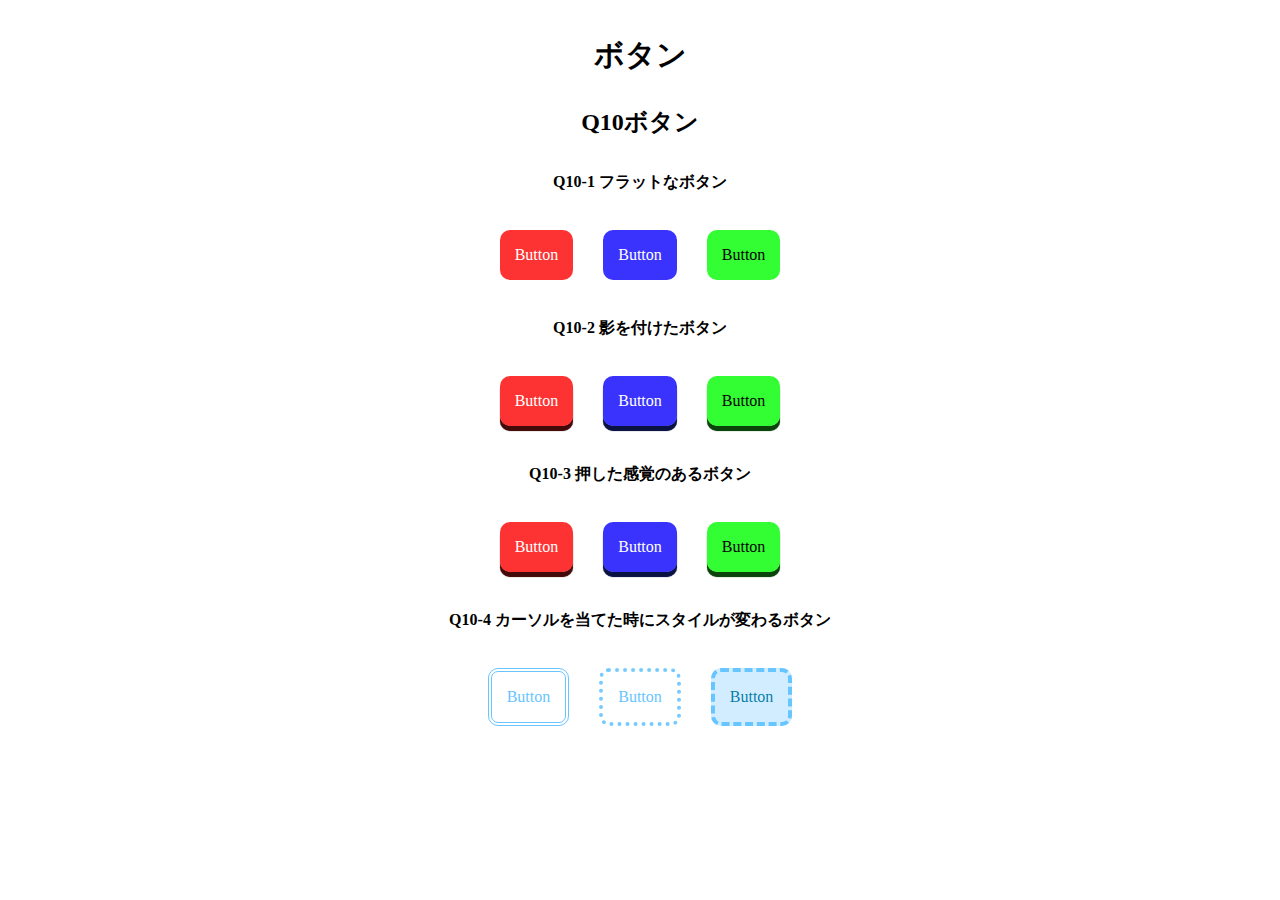
<file: q10/answer/index.html>
<!DOCTYPE html>
<html lang="ja">

<head>
  <meta charset="UTF-8">
  <meta name="viewport" content="width=device-width, initial-scale=1.0">
  <link rel="stylesheet" href="./css/reset.css">
  <link rel="stylesheet" href="./css/base.css">
  <link rel="stylesheet" href="./css/style.css">
  <title>LayoutParts-Q3</title>
</head>

<body>
  <h1 class="title">ボタン</h1>
  <h2 class="sub--title">Q10ボタン</h2>
  <div class="wrapper">
    <h3 class="question--title">Q10-1 フラットなボタン</h3>
    <div class="flex--center">
      <div class="btn btn--red">Button</div>
      <div class="btn btn--blue">Button</div>
      <div class="btn btn--green">Button</div>
    </div>
    <h3 class="question--title">Q10-2 影を付けたボタン</h3>
    <div class="flex--center">
      <div class="btn shadow--red">Button</div>
      <div class="btn shadow--blue">Button</div>
      <div class="btn shadow--green">Button</div>
    </div>
    <h3 class="question--title">Q10-3 押した感覚のあるボタン</h3>
    <div class="flex--center">
      <div class="btn active--red">Button</div>
      <div class="btn active--blue">Button</div>
      <div class="btn active--green">Button</div>
    </div>
    <h3 class="question--title">Q10-4 カーソルを当てた時にスタイルが変わるボタン</h3>
    <div class="flex--center">
      <div class="btn double--btn">Button</div>
      <div class="btn dotted--btn">Button</div>
      <div class="btn back--btn">Button</div>
    </div>
  </div>
</body>

</html>
</file>
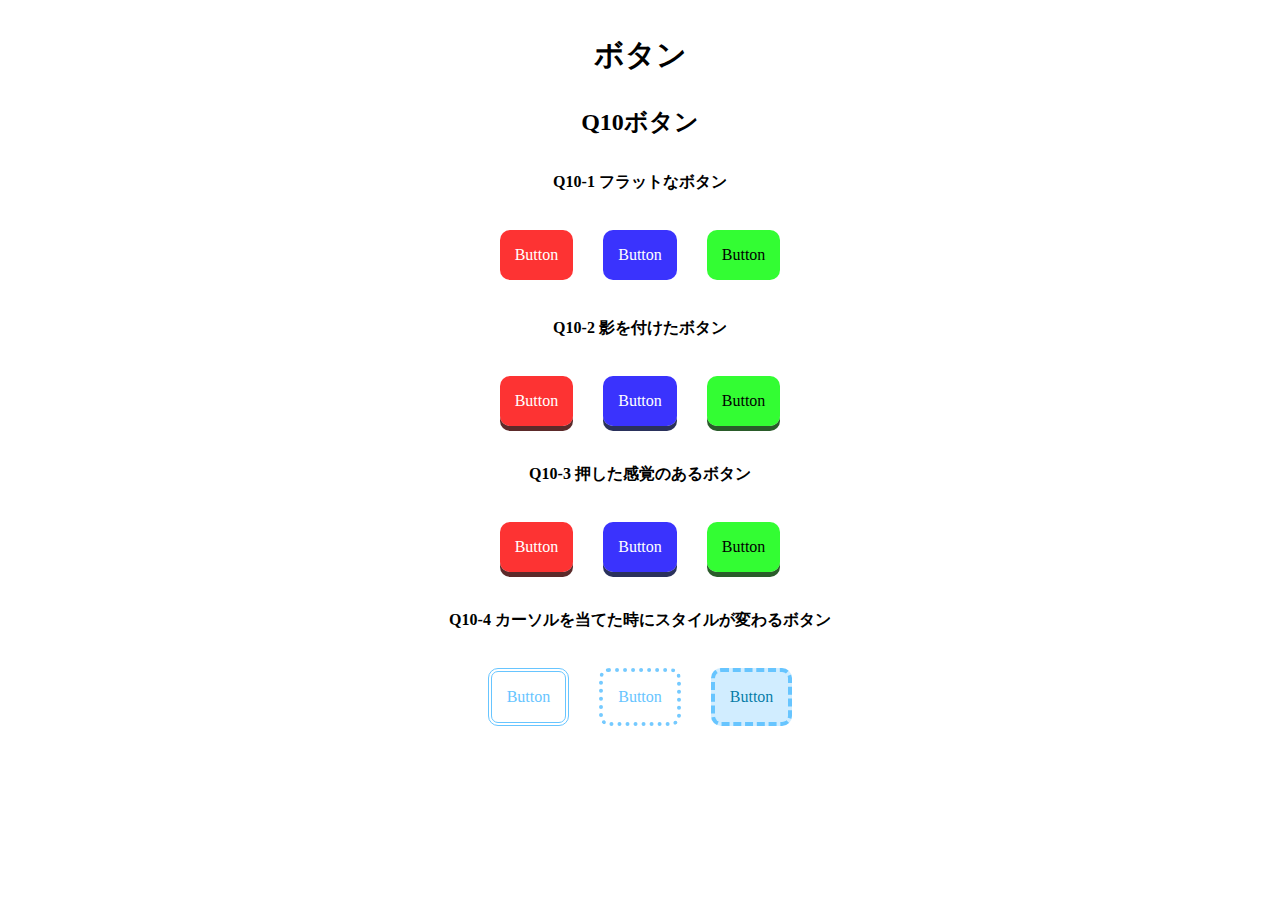
<file: q10/q10/index.html>
<!DOCTYPE html>
<html lang="ja">

<head>
  <meta charset="UTF-8">
  <meta name="viewport" content="width=device-width, initial-scale=1.0">
  <link rel="stylesheet" href="./css/reset.css">
  <link rel="stylesheet" href="./css/base.css">
  <link rel="stylesheet" href="./css/style.css">
  <title>LayoutParts-Q3</title>
</head>

<body>
  <h1 class="title">ボタン</h1>
  <h2 class="sub--title">Q10ボタン</h2>
  <div class="wrapper">
    <h3 class="question--title">Q10-1 フラットなボタン</h3>
    <!-- Q10-1ここから -->
    <div class="flex">
      <div class="red btn">Button</div>
      <div class="blue btn">Button</div>
      <div class="green btn">Button</div>
    </div>
    <!-- Q10-1ここまで -->
    <h3 class="question--title">Q10-2 影を付けたボタン</h3>
    <!-- Q10-2ここから -->
    <div class="flex">
      <div class="red btn r-shadow">Button</div>
      <div class="blue btn b-shadow">Button</div>
      <div class="green btn g-shadow">Button</div>
    </div>
    <!-- Q10-2ここまで -->
    <h3 class="question--title">Q10-3 押した感覚のあるボタン</h3>
    <!-- Q10-3ここから -->
    <div class="flex">
      <div class="red btn r-shadow push">Button</div>
      <div class="blue btn b-shadow push">Button</div>
      <div class="green btn g-shadow push">Button</div>
    </div>
    <!-- Q10-3ここまで -->
    <h3 class="question--title">Q10-4 カーソルを当てた時にスタイルが変わるボタン</h3>
    <!-- Q10-4ここから -->
    <div class="flex">
      <div class="btn btn1">Button</div>
      <div class="btn btn2">Button</div>
      <div class="btn btn3">Button</div>
    </div>
    <!-- Q10-4ここまで -->
  </div>
</body>

</html>
</file>
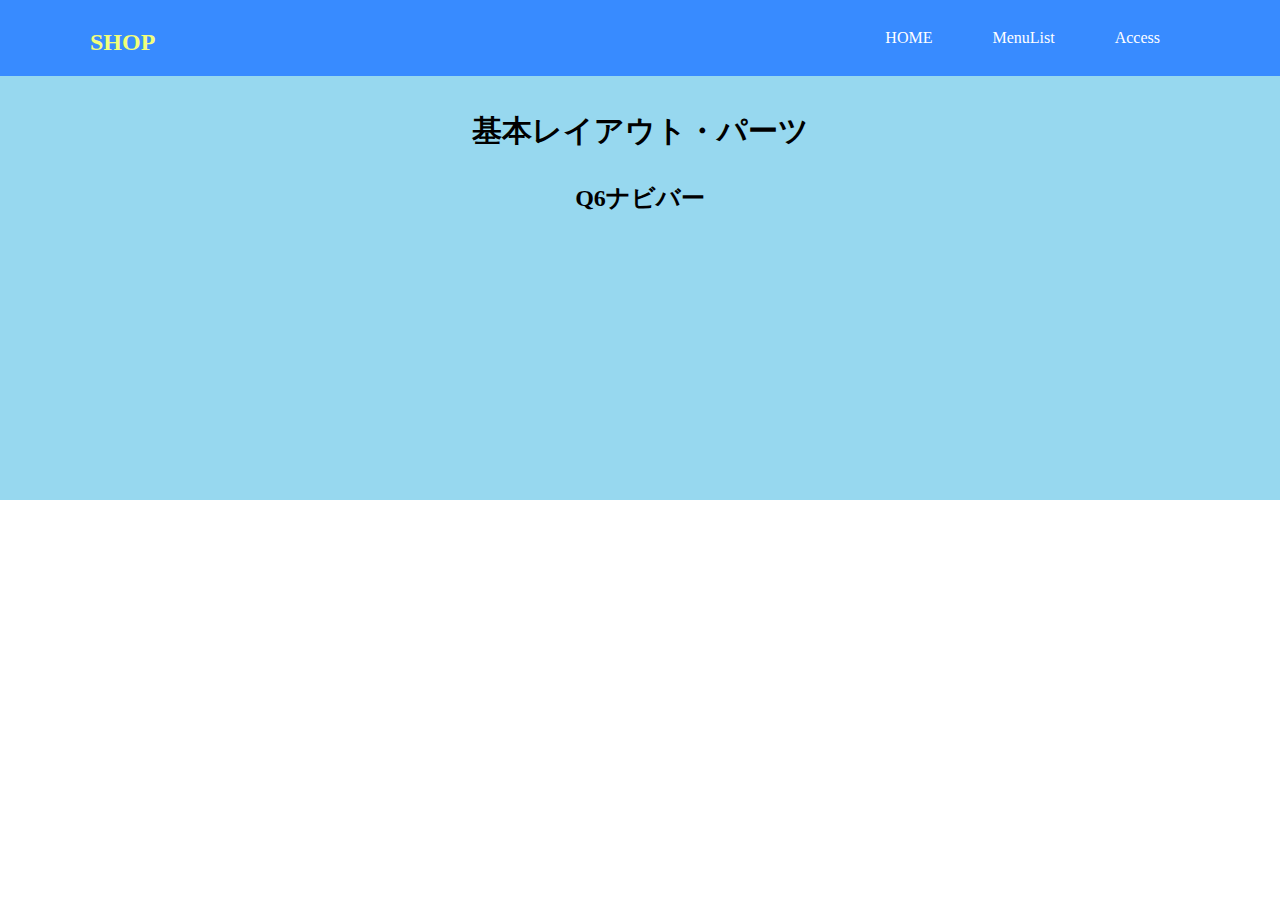
<file: q6/answer/index.html>
<!DOCTYPE html>
<html lang="ja">

<head>
  <meta charset="UTF-8">
  <meta name="viewport" content="width=device-width, initial-scale=1.0">
  <link rel="stylesheet" href="./css/reset.css">
  <link rel="stylesheet" href="./css/base.css">
  <link rel="stylesheet" href="./css/style.css">
  <title>LayoutParts-Q3</title>
</head>

<body>
  <header class="header">
    <div class="inner d--flex">
      <div class="logo">
        <a href="#">SHOP</a>
      </div>
      <div class="menu">
        <nav>
          <ul class="nav d--flex">
            <li>
              <a href="#">HOME</a>
            </li>
            <li>
              <a href="#">MenuList</a>
            </li>
            <li>
              <a href="#">Access</a>
            </li>
          </ul>
        </nav>
      </div>
    </div>
  </header>
  <main>
    <div class="wrapper">
      <h1 class="title">基本レイアウト・パーツ</h1>
      <h2 class="sub--title">Q6ナビバー</h2>
    </div>
  </main>
</body>

</html>
</file>
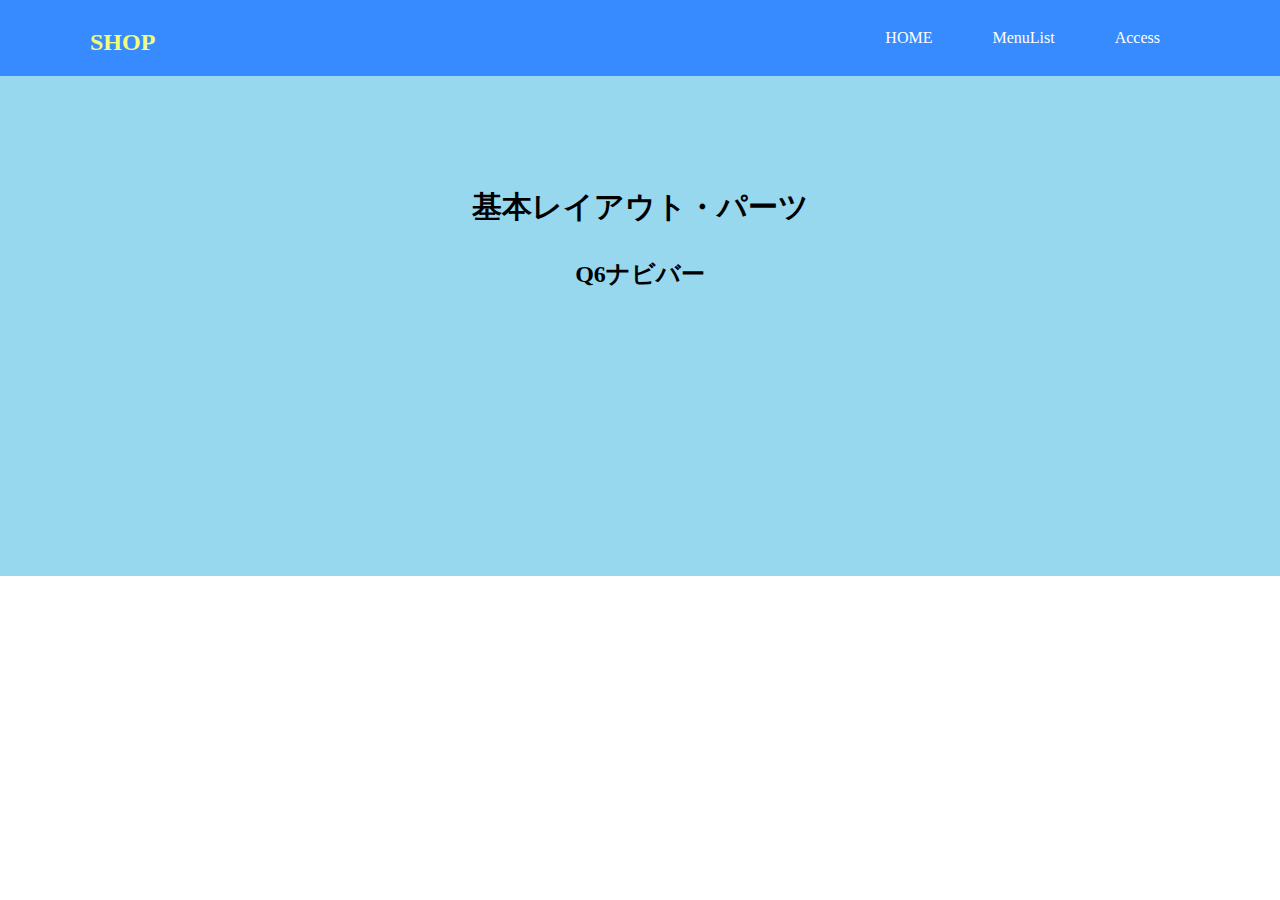
<file: q6/q6/index.html>
<!DOCTYPE html>
<html lang="ja">

<head>
  <meta charset="UTF-8">
  <meta name="viewport" content="width=device-width, initial-scale=1.0">
  <link rel="stylesheet" href="./css/reset.css">
  <link rel="stylesheet" href="./css/base.css">
  <link rel="stylesheet" href="./css/style.css">
  <title>LayoutParts-Q3</title>
</head>

<body>
  <!-- Q6回答はここから -->
  <header>
    <div>
      <a href="#" class="logo">SHOP</a>
      <nav>
        <ul>
          <li><a href="#">HOME</a></li>
          <li><a href="#">MenuList</a></li>
          <li><a href="#">Access</a></li>
        </ul>
    </nav>
    </div>
  </header>
  <!-- Q6回答はここまで -->
  <main>
    <div class="wrapper">
      <h1 class="title">基本レイアウト・パーツ</h1>
      <h2 class="sub--title">Q6ナビバー</h2>
    </div>
  </main>
</body>

</html>
</file>
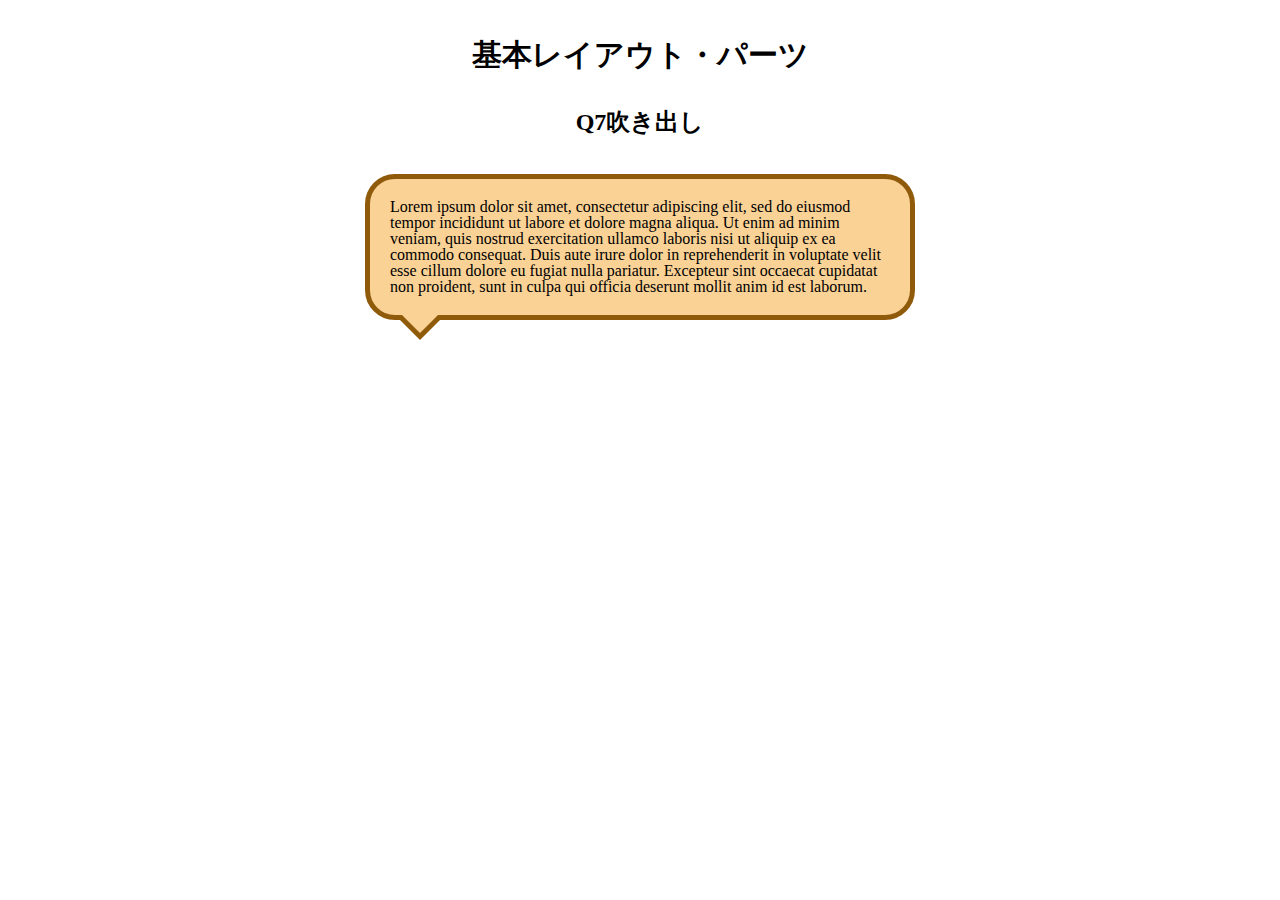
<file: q7/answer/index.html>
<!DOCTYPE html>
<html lang="ja">

<head>
  <meta charset="UTF-8">
  <meta name="viewport" content="width=device-width, initial-scale=1.0">
  <link rel="stylesheet" href="./css/reset.css">
  <link rel="stylesheet" href="./css/base.css">
  <link rel="stylesheet" href="./css/style.css">
  <title>LayoutParts-Q3</title>
</head>

<body>
  <div class="wrapper">
    <h1 class="title">基本レイアウト・パーツ</h1>
    <h2 class="sub--title">Q7吹き出し</h2>
    <div class="blowing--box">
      <p>Lorem ipsum dolor sit amet, consectetur adipiscing elit, sed do eiusmod tempor incididunt
        ut labore et dolore magna
        aliqua. Ut enim ad minim veniam, quis nostrud exercitation ullamco laboris nisi ut aliquip ex ea commodo
        consequat. Duis
        aute irure dolor in reprehenderit in voluptate velit esse cillum dolore eu fugiat nulla pariatur. Excepteur sint
        occaecat cupidatat non proident, sunt in culpa qui officia deserunt mollit anim id est laborum.</p>
    </div>
  </div>
</body>

</html>
</file>
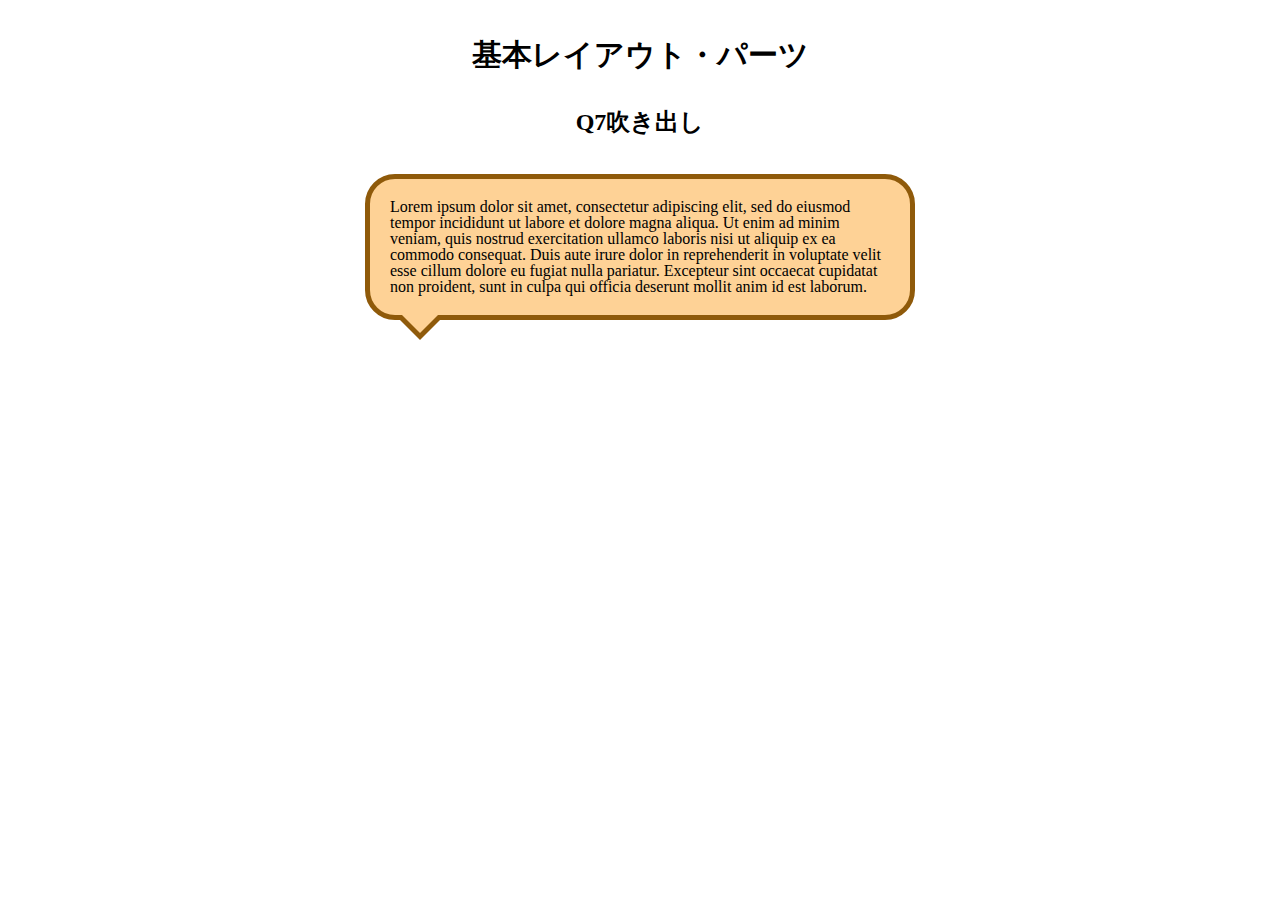
<file: q7/q7/index.html>
<!DOCTYPE html>
<html lang="ja">

<head>
  <meta charset="UTF-8">
  <meta name="viewport" content="width=device-width, initial-scale=1.0">
  <link rel="stylesheet" href="./css/reset.css">
  <link rel="stylesheet" href="./css/base.css">
  <link rel="stylesheet" href="./css/style.css">
  <title>LayoutParts-Q3</title>
</head>

<body>
  <div class="wrapper">
    <h1 class="title">基本レイアウト・パーツ</h1>
    <h2 class="sub--title">Q7吹き出し</h2>
    <!-- 吹き出しの中のテキストはこちらを使ってください -->
    <!-- Lorem ipsum dolor sit amet, consectetur adipiscing elit, sed do eiusmod tempor incididunt
    ut labore et dolore magna
    aliqua. Ut enim ad minim veniam, quis nostrud exercitation ullamco laboris nisi ut aliquip ex ea commodo
    consequat. Duis
    aute irure dolor in reprehenderit in voluptate velit esse cillum dolore eu fugiat nulla pariatur. Excepteur sint
    occaecat cupidatat non proident, sunt in culpa qui officia deserunt mollit anim id est laborum. -->
    <!-- Q7回答はここから -->
    <div class="q7">
      <p>Lorem ipsum dolor sit amet, consectetur adipiscing elit, sed do eiusmod tempor incididunt
      ut labore et dolore magna
      aliqua. Ut enim ad minim veniam, quis nostrud exercitation ullamco laboris nisi ut aliquip ex ea commodo
      consequat. Duis
      aute irure dolor in reprehenderit in voluptate velit esse cillum dolore eu fugiat nulla pariatur. Excepteur sint
      occaecat cupidatat non proident, sunt in culpa qui officia deserunt mollit anim id est laborum.</p>
    </div>
    <!-- Q7回答はここまで -->
  </div>
</body>

</html>
</file>
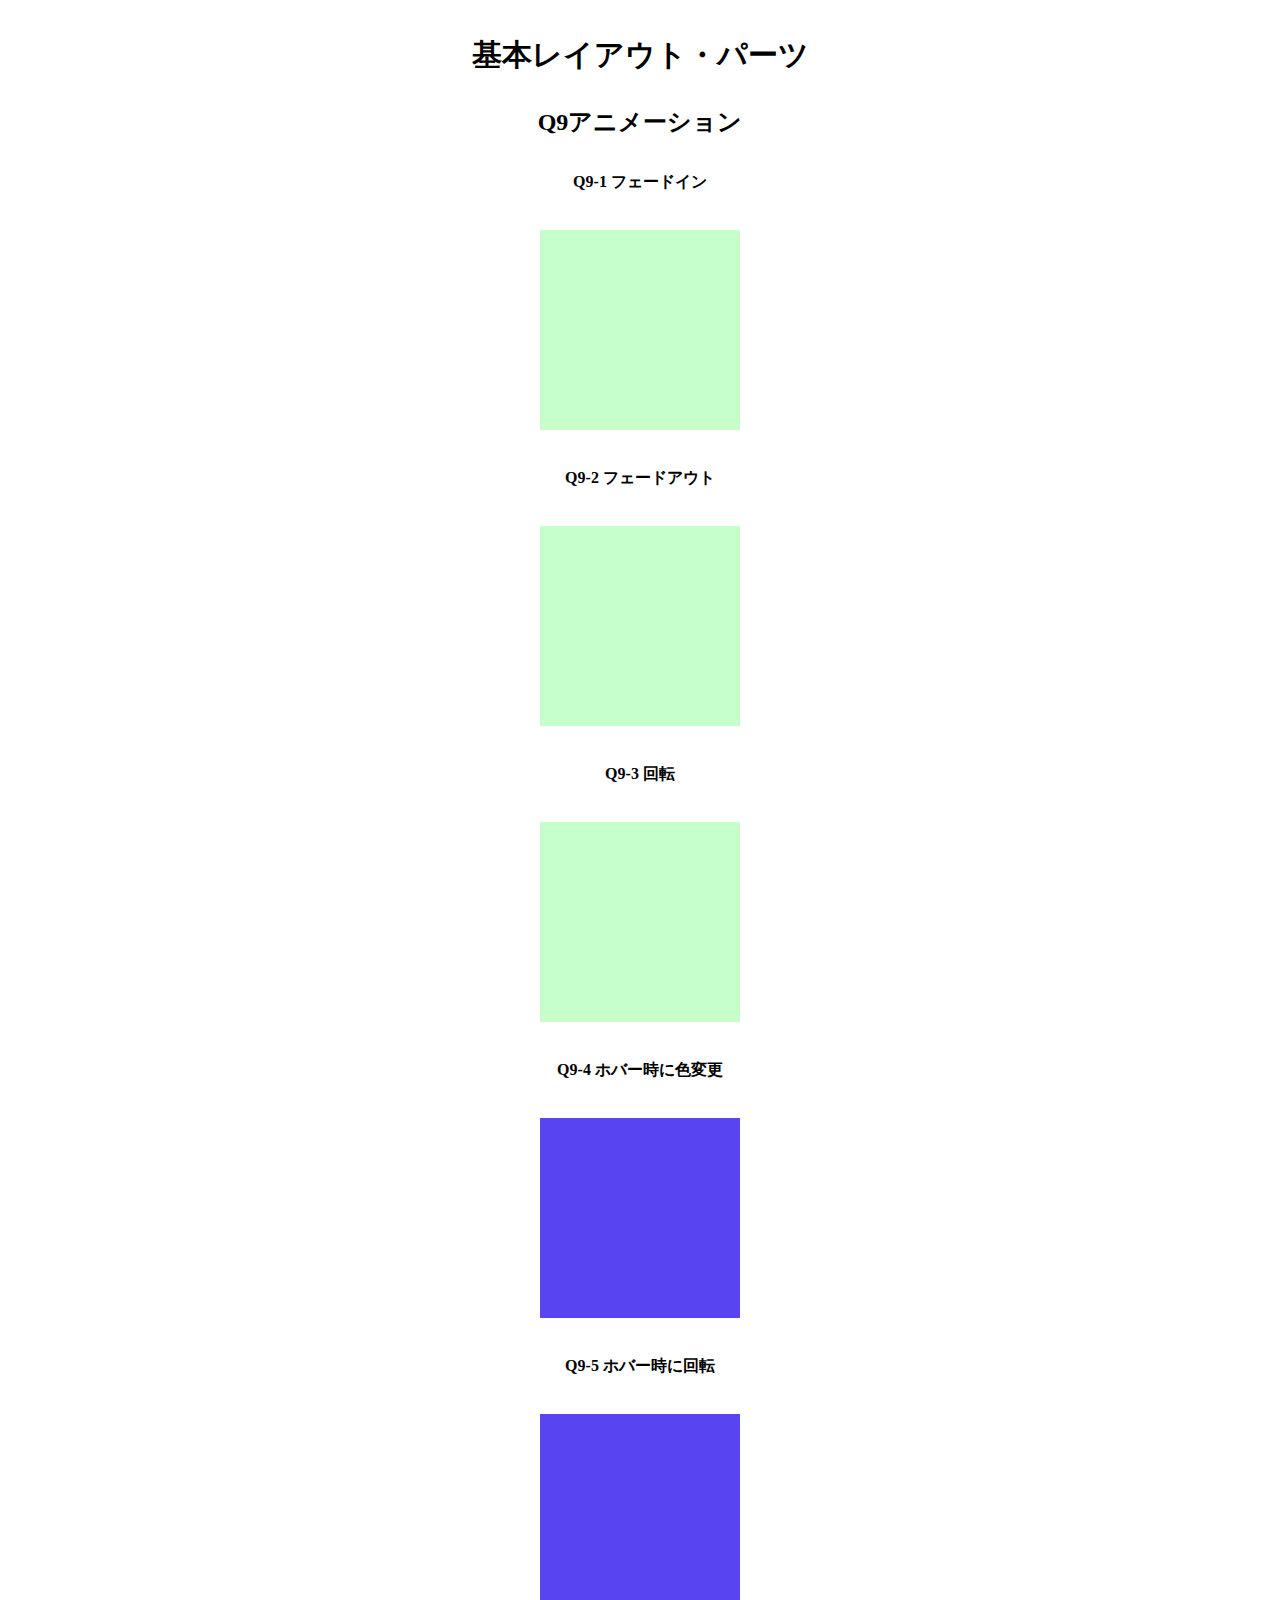
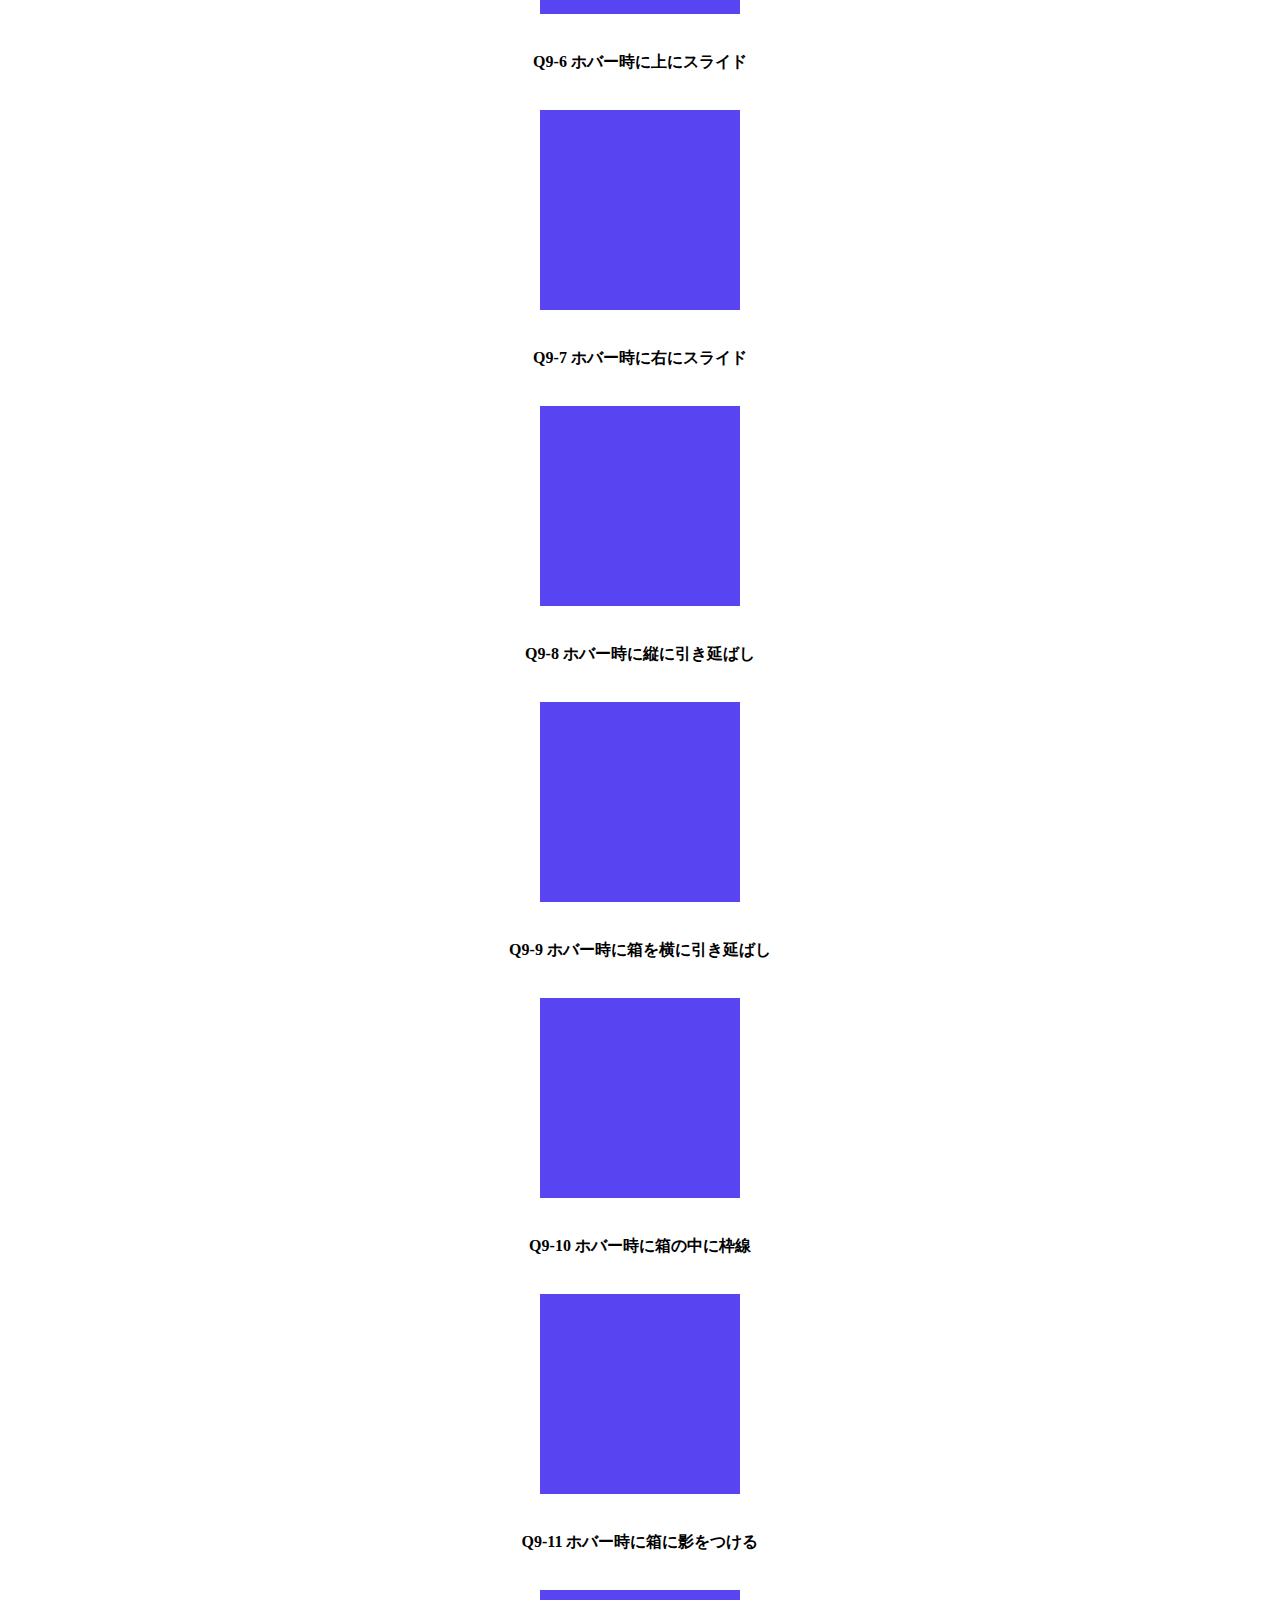
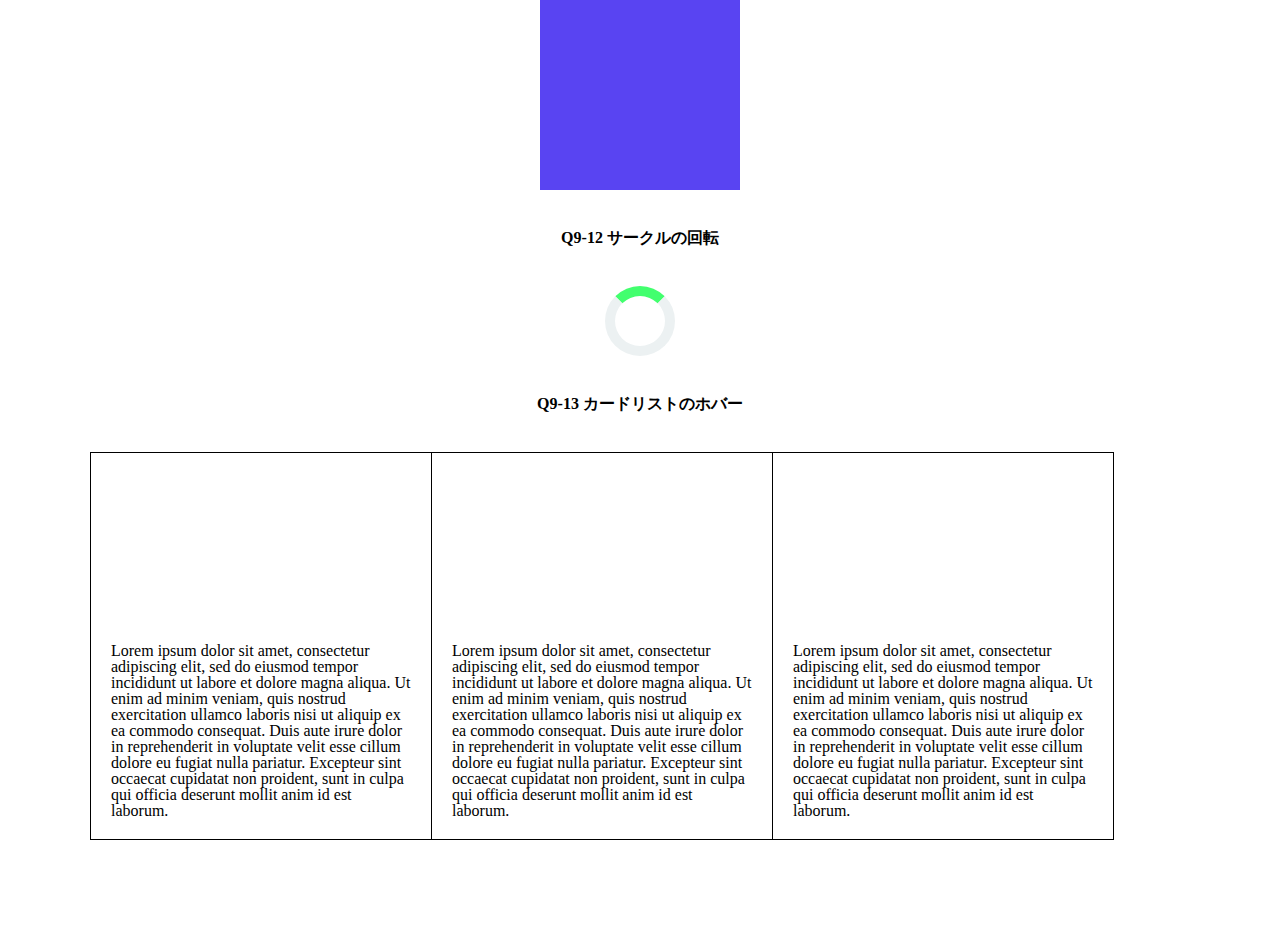
<file: q9/answer/index.html>
<!DOCTYPE html>
<html lang="ja">

<head>
  <meta charset="UTF-8">
  <meta name="viewport" content="width=device-width, initial-scale=1.0">
  <link rel="stylesheet" href="./css/reset.css">
  <link rel="stylesheet" href="./css/base.css">
  <link rel="stylesheet" href="./css/style.css">
  <title>LayoutParts-Q3</title>
</head>

<body>
  <h1 class="title">基本レイアウト・パーツ</h1>
  <h2 class="sub--title">Q9アニメーション</h2>
  <div class="wrapper">
    <section>
      <h3 class="question--title">Q9-1 フェードイン</h3>
      <div class="green--box fade--in"></div>
      <h3 class="question--title">Q9-2 フェードアウト</h3>
      <div class="green--box fade--out"></div>
      <h3 class="question--title">Q9-3 回転</h3>
      <div class="green--box spin"></div>
    </section>
    <section>
      <h3 class="question--title">Q9-4 ホバー時に色変更</h3>
      <div class="blue--box hover--color"></div>
      <h3 class="question--title">Q9-5 ホバー時に回転</h3>
      <div class="blue--box spin--box"></div>
      <h3 class="question--title">Q9-6 ホバー時に上にスライド</h3>
      <div class="blue--box up--slide"></div>
      <h3 class="question--title">Q9-7 ホバー時に右にスライド</h3>
      <div class="blue--box right--slide"></div>
      <h3 class="question--title">Q9-8 ホバー時に縦に引き延ばし</h3>
      <div class="blue--box height--prolongation"></div>
      <h3 class="question--title">Q9-9 ホバー時に箱を横に引き延ばし</h3>
      <div class="blue--box width--prolongation"></div>
      <h3 class="question--title">Q9-10 ホバー時に箱の中に枠線</h3>
      <div class="blue--box hover--border"></div>
      <h3 class="question--title">Q9-11 ホバー時に箱に影をつける</h3>
      <div class="blue--box hover--shadow"></div>
    </section>
    <section>
      <h3 class="question--title">Q9-12 サークルの回転</h3>
      <div class="circle--spin"></div>
      <h3 class="question--title">Q9-13 カードリストのホバー</h3>
      <div class="check--sample">
        <ul class="card--list">
          <li class="card--item">
            <div class="icon"></div>
            <p>Lorem ipsum dolor sit amet, consectetur adipiscing elit, sed do eiusmod tempor incididunt
              ut labore et dolore magna
              aliqua. Ut enim ad minim veniam, quis nostrud exercitation ullamco laboris nisi ut aliquip ex ea commodo
              consequat. Duis
              aute irure dolor in reprehenderit in voluptate velit esse cillum dolore eu fugiat nulla pariatur.
              Excepteur
              sint
              occaecat cupidatat non proident, sunt in culpa qui officia deserunt mollit anim id est laborum.</p>
          </li>
          <li class="card--item">
            <div class="icon"></div>
            <p>Lorem ipsum dolor sit amet, consectetur adipiscing elit, sed do eiusmod tempor incididunt
              ut labore et dolore magna
              aliqua. Ut enim ad minim veniam, quis nostrud exercitation ullamco laboris nisi ut aliquip ex ea commodo
              consequat. Duis
              aute irure dolor in reprehenderit in voluptate velit esse cillum dolore eu fugiat nulla pariatur.
              Excepteur
              sint
              occaecat cupidatat non proident, sunt in culpa qui officia deserunt mollit anim id est laborum.</p>
          </li>
          <li class="card--item">
            <div class="icon"></div>
            <p>Lorem ipsum dolor sit amet, consectetur adipiscing elit, sed do eiusmod tempor incididunt
              ut labore et dolore magna
              aliqua. Ut enim ad minim veniam, quis nostrud exercitation ullamco laboris nisi ut aliquip ex ea commodo
              consequat. Duis
              aute irure dolor in reprehenderit in voluptate velit esse cillum dolore eu fugiat nulla pariatur.
              Excepteur
              sint
              occaecat cupidatat non proident, sunt in culpa qui officia deserunt mollit anim id est laborum.</p>
          </li>
        </ul>
      </div>
    </section>
  </div>
</body>

</html>
</file>
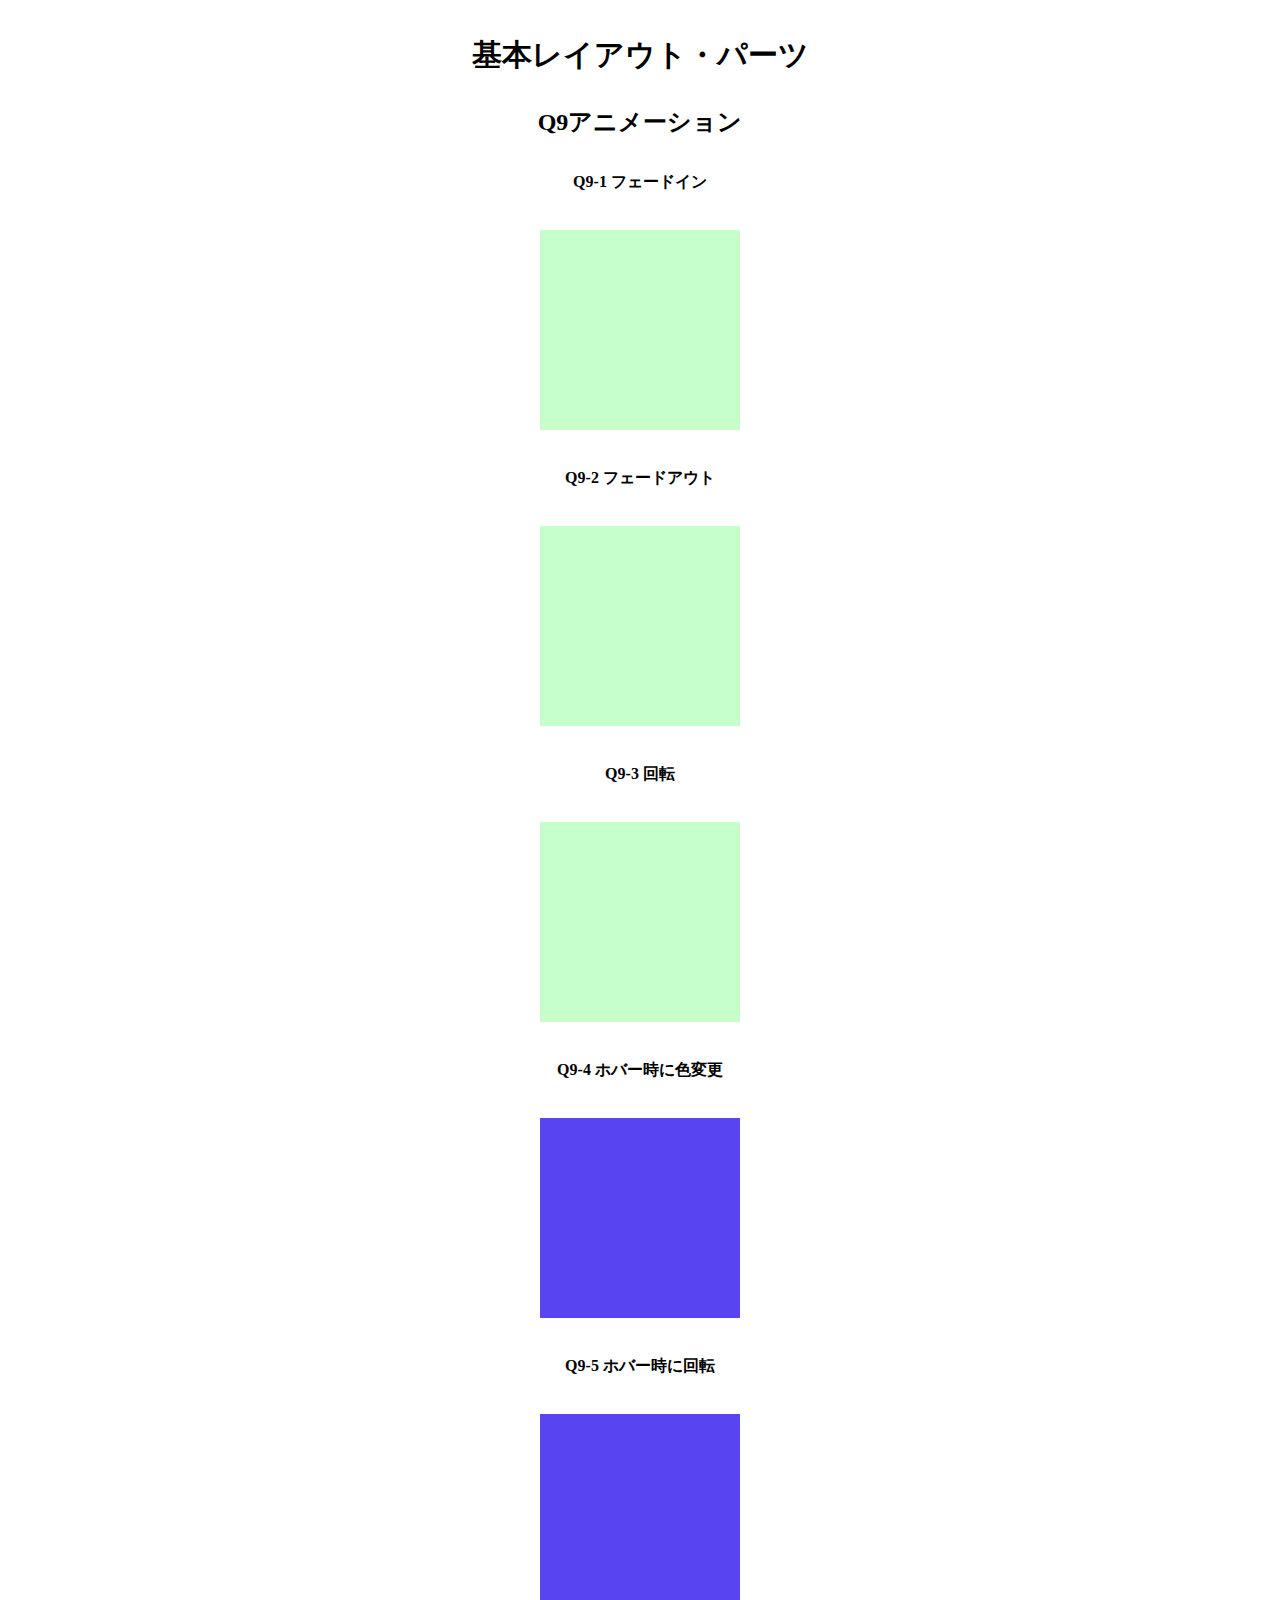
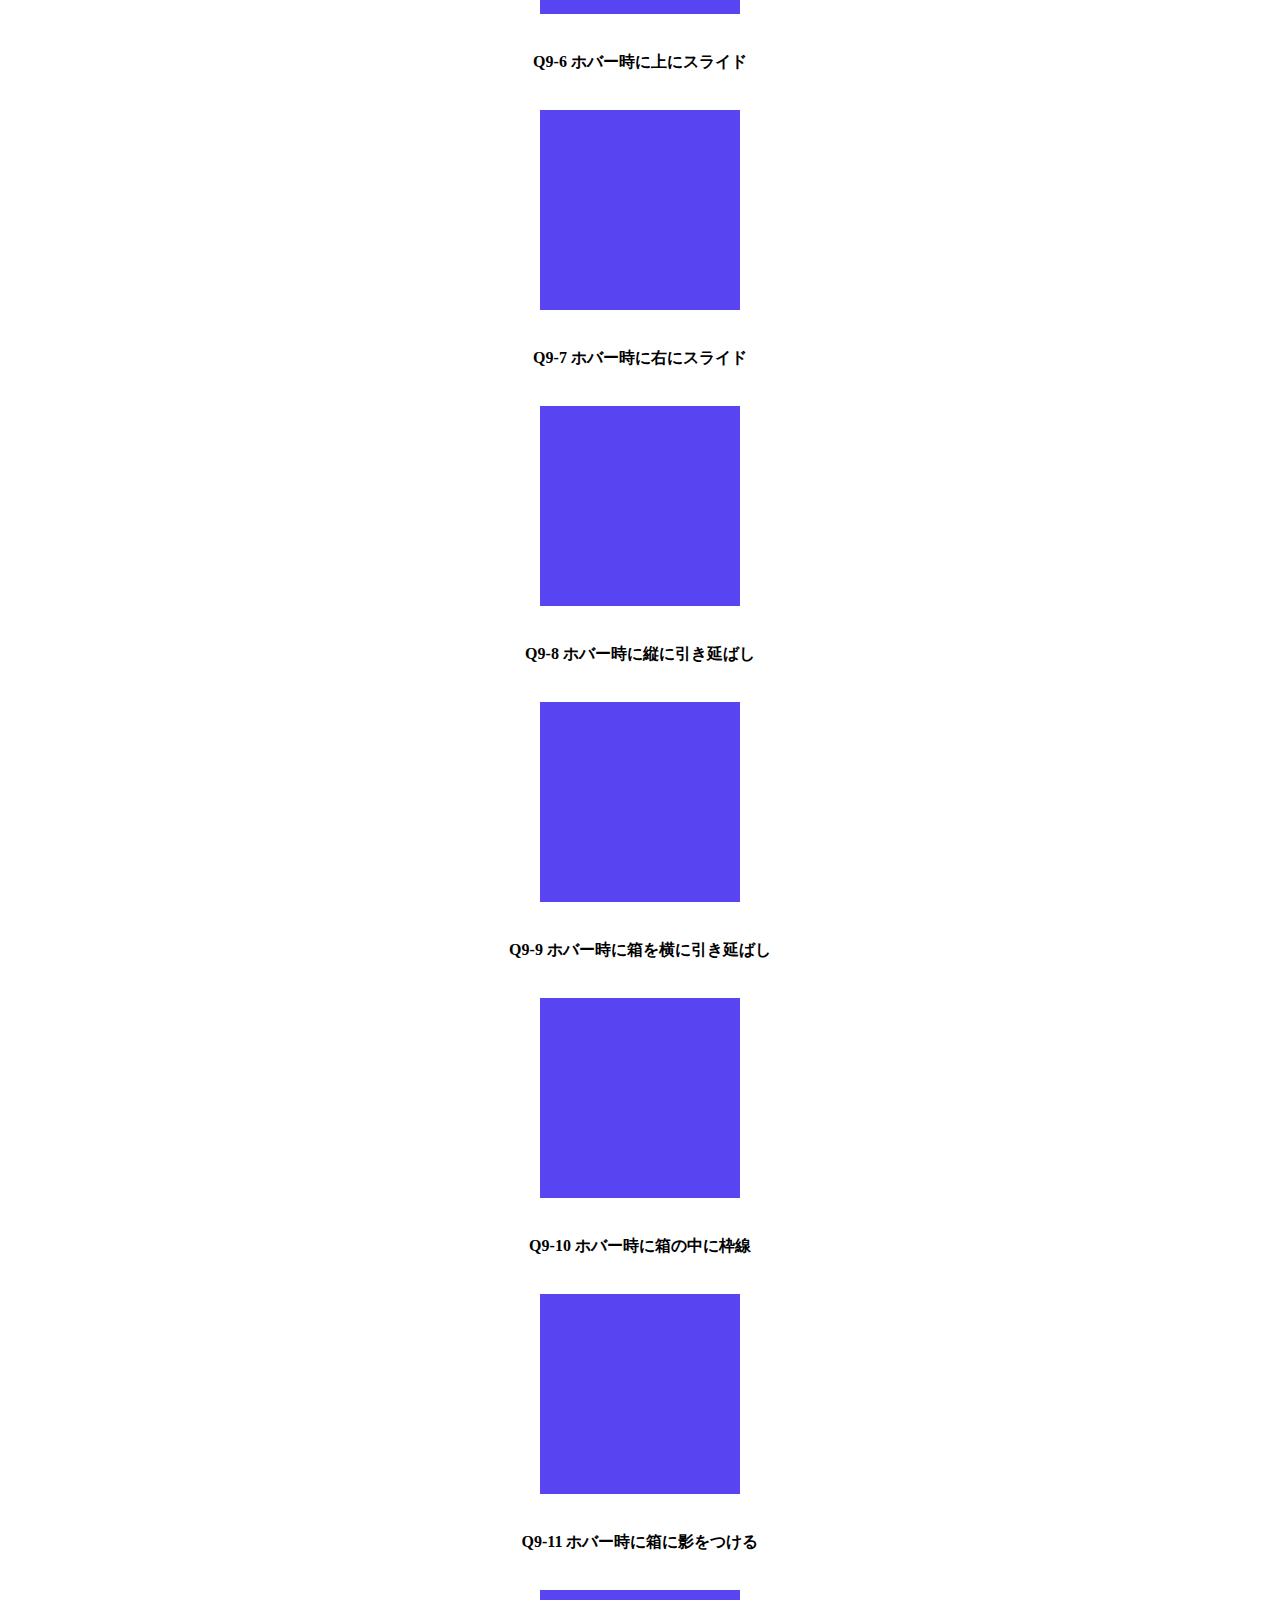
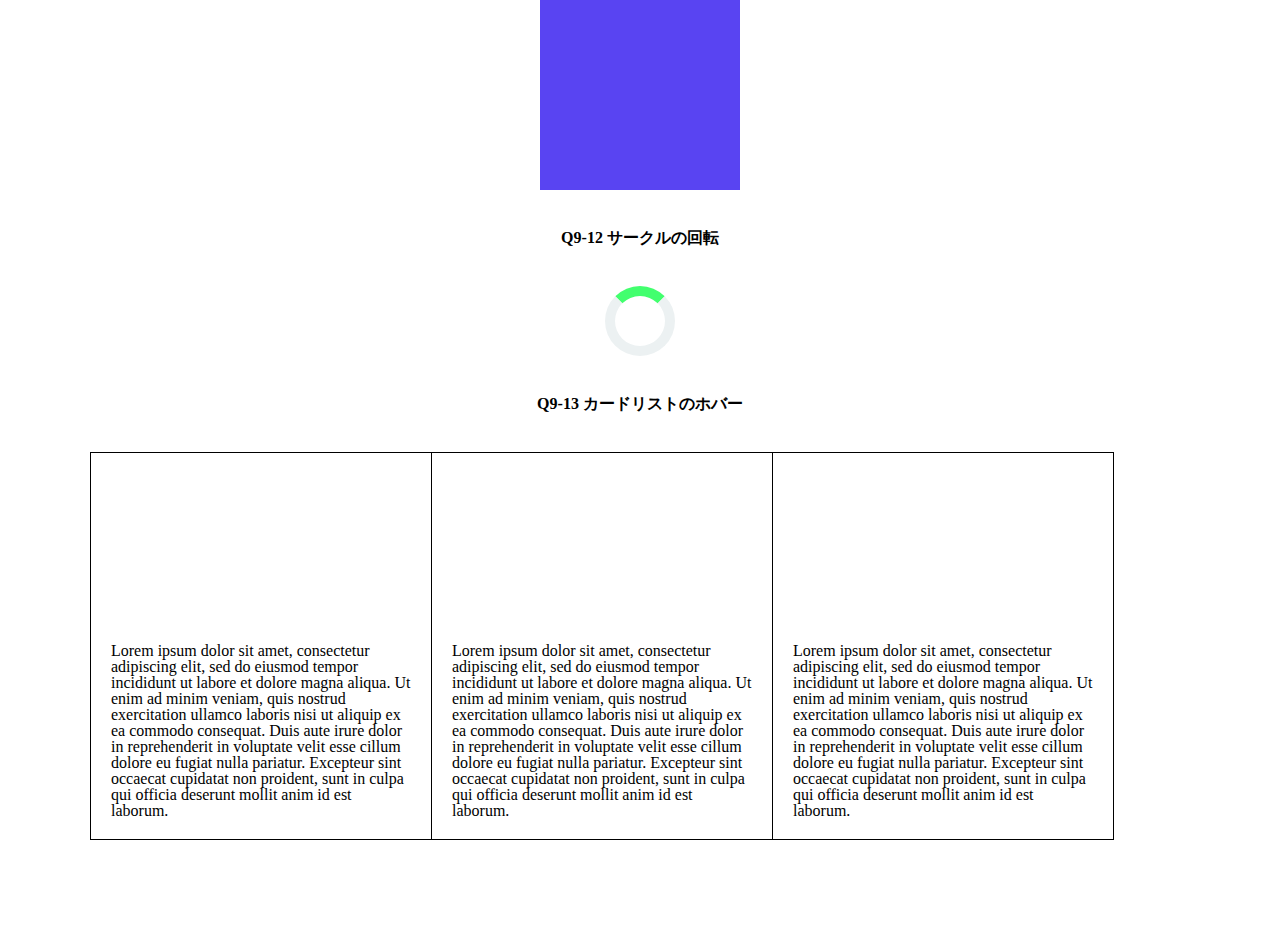
<file: q9/q9/index.html>
<!DOCTYPE html>
<html lang="ja">

<head>
  <meta charset="UTF-8">
  <meta name="viewport" content="width=device-width, initial-scale=1.0">
  <link rel="stylesheet" href="./css/reset.css">
  <link rel="stylesheet" href="./css/base.css">
  <link rel="stylesheet" href="./css/style.css">
  <title>LayoutParts-Q3</title>
</head>

<body>
  <h1 class="title">基本レイアウト・パーツ</h1>
  <h2 class="sub--title">Q9アニメーション</h2>
  <div class="wrapper">
    <section>
      <h3 class="question--title">Q9-1 フェードイン</h3>
      <!-- Q9-1ここから -->
      <div class="q9-1 box"></div>
      <!-- Q9-1ここまで -->
      <h3 class="question--title">Q9-2 フェードアウト</h3>
      <!-- Q9-2ここから -->
      <div class="q9-2 box"></div>
      <!-- Q9-2ここまで -->
      <h3 class="question--title">Q9-3 回転</h3>
      <!-- Q9-3ここまで -->
      <div class="q9-3 box"></div>
      <!-- Q9-3ここまで -->
    </section>
    <section>
      <h3 class="question--title">Q9-4 ホバー時に色変更</h3>
      <!-- Q9-4ここまで -->
      <div class="q9-4 box2"></div>
      <!-- Q9-4ここまで -->
      <h3 class="question--title">Q9-5 ホバー時に回転</h3>
      <!-- Q9-5ここまで -->
      <div class="q9-5 box2"></div>
      <!-- Q9-5ここまで -->
      <h3 class="question--title">Q9-6 ホバー時に上にスライド</h3>
      <!-- Q9-6ここまで -->
      <div class="q9-6 box2"></div>
      <!-- Q9-7ここまで -->
      <h3 class="question--title">Q9-7 ホバー時に右にスライド</h3>
      <!-- Q9-7ここまで -->
      <div class="q9-7 box2"></div>
      <!-- Q9-7ここまで -->
      <h3 class="question--title">Q9-8 ホバー時に縦に引き延ばし</h3>
      <!-- Q9-8ここまで -->
      <div class="q9-8 box2"></div>
      <!-- Q9-8ここまで -->
      <h3 class="question--title">Q9-9 ホバー時に箱を横に引き延ばし</h3>
      <!-- Q9-9ここまで -->
      <div class="q9-9 box2"></div>
      <!-- Q9-9ここまで -->
      <h3 class="question--title">Q9-10 ホバー時に箱の中に枠線</h3>
      <!-- Q9-10ここまで -->
      <div class="q9-10 box2"></div>
      <!-- Q9-10ここまで -->
      <h3 class="question--title">Q9-11 ホバー時に箱に影をつける</h3>
      <!-- Q9-11ここまで -->
      <div class="q9-11 box2"></div>
      <!-- Q9-11ここまで -->
    </section>
    <section>
      <h3 class="question--title">Q9-12 サークルの回転</h3>
      <!-- Q9-13ここまで -->
      <div class="q9-12"></div>
      <!-- Q9-13ここまで -->
      <h3 class="question--title">Q9-13 カードリストのホバー</h3>
      <div class="check--sample">
        <!-- カード内のテキストはこちらを使ってください -->
        <!-- Lorem ipsum dolor sit amet, consectetur adipiscing elit, sed do eiusmod tempor incididunt
        ut labore et dolore magna
        aliqua. Ut enim ad minim veniam, quis nostrud exercitation ullamco laboris nisi ut aliquip ex ea commodo
        consequat. Duis
        aute irure dolor in reprehenderit in voluptate velit esse cillum dolore eu fugiat nulla pariatur.
        Excepteur
        sint
        occaecat cupidatat non proident, sunt in culpa qui officia deserunt mollit anim id est laborum. -->
        <!-- Q9-14ここまで -->
        <ul>
          <li>
            <div class="img"></div>
            <p>Lorem ipsum dolor sit amet, consectetur adipiscing elit, sed do eiusmod tempor incididunt
              ut labore et dolore magna
              aliqua. Ut enim ad minim veniam, quis nostrud exercitation ullamco laboris nisi ut aliquip ex ea commodo
              consequat. Duis
              aute irure dolor in reprehenderit in voluptate velit esse cillum dolore eu fugiat nulla pariatur.
              Excepteur
              sint
              occaecat cupidatat non proident, sunt in culpa qui officia deserunt mollit anim id est laborum.</p>
          </li>
          <li>
            <div class="img"></div>
            <p>Lorem ipsum dolor sit amet, consectetur adipiscing elit, sed do eiusmod tempor incididunt
              ut labore et dolore magna
              aliqua. Ut enim ad minim veniam, quis nostrud exercitation ullamco laboris nisi ut aliquip ex ea commodo
              consequat. Duis
              aute irure dolor in reprehenderit in voluptate velit esse cillum dolore eu fugiat nulla pariatur.
              Excepteur
              sint
              occaecat cupidatat non proident, sunt in culpa qui officia deserunt mollit anim id est laborum.</p>

          </li>
          <li>
            <div class="img"></div>
            <p>Lorem ipsum dolor sit amet, consectetur adipiscing elit, sed do eiusmod tempor incididunt
              ut labore et dolore magna
              aliqua. Ut enim ad minim veniam, quis nostrud exercitation ullamco laboris nisi ut aliquip ex ea commodo
              consequat. Duis
              aute irure dolor in reprehenderit in voluptate velit esse cillum dolore eu fugiat nulla pariatur.
              Excepteur
              sint
              occaecat cupidatat non proident, sunt in culpa qui officia deserunt mollit anim id est laborum.</p>

          </li>
        </ul>
        <!-- Q9-14ここまで -->
      </div>
    </section>
  </div>
</body>

</html>
</file>
<file: q10/answer/css/base.css>
@charset "UTF-8";

h1, h2, h3 {
  text-align: center;
  margin: 40px 0;
  font-weight: bold;
}

.title {
  font-size: 30px;
}

.sub--title {
  font-size: 24px;
}

.table--area {
  margin-top: 30px;
}

.wrapper {
  width: 1100px;
  margin: 0 auto;
}

.check--sample {
  height: 500px;
}
</file>
<file: q10/answer/css/style.css>
@charset "UTF-8";

.flex--center {
  display: flex;
  justify-content: center;
}

.btn {
  padding: 0 15px;
  line-height: 50px;
  display: inline-block;
  text-align: center;
  cursor: pointer;
  margin-left: 30px;
  border-radius: 10px;
}

.btn:first-child {
  margin-left: 0;
}

.btn--red {
  color: #fff;
  background: #fd0f0fd9;
}

.btn--blue {
  color: #fff;
  background: #170ffdd9;
}

.btn--green {
  color: #000;
  background: #0ffd0fd9;
}

.shadow--red {
  color: #fff;
  background: #fd0f0fd9;
  box-shadow: 0 5px 0 rgba(63, 5, 5, 0.851),0 5px 1px rgba(63, 5, 5, 0.851);
}

.shadow--blue {
  color: #fff;
  background: #170ffdd9;
  box-shadow: 0 5px 0 rgba(5, 13, 63, 0.851),0 5px 1px rgba(5, 13, 63, 0.851);
}

.shadow--green {
  color: #000;
  background: #0ffd0fd9;
  box-shadow: 0 5px 0 rgba(5, 63, 5, 0.851),0 5px 1px rgba(5, 63, 5, 0.851);
}

.active--red {
  color: #fff;
  background: #fd0f0fd9;
  box-shadow: 0 5px 0 rgba(63, 5, 5, 0.851),0 5px 1px rgba(63, 5, 5, 0.851);
}

.active--blue {
  color: #fff;
  background: #170ffdd9;
  box-shadow: 0 5px 0 rgba(5, 13, 63, 0.851),0 5px 1px rgba(5, 13, 63, 0.851);
}

.active--green {
  color: #000;
  background: #0ffd0fd9;
  box-shadow: 0 5px 0 rgba(5, 63, 5, 0.851),0 5px 1px rgba(5, 63, 5, 0.851);
}

.active--red:active,.active--blue:active,.active--green:active {
  transform: translateY(4px);
  box-shadow: 0px 0px 1px rgba(0, 0, 0, 0.2);
  border-bottom: none;
}

.double--btn {
  color: #67c5ff;
  border: 4px double #67c5ff;
  transition: .5s;
}

.double--btn:hover {
  background: #fffbef;
}

.dotted--btn {
  color: #67c5ff;
  border: 4px dotted #75caff;
  transition: .5s;
}

.dotted--btn:hover {
  border-style: dashed;
}

.back--btn {
  color: #0079a5f8;
  background: #d0edfff8;
  border: 4px dashed #67c5ff;
  transition: .5s;
}

.back--btn:hover {
  color: #67c5ff;
  background: #ffffff;
}
</file>
<file: q10/q10/css/base.css>
@charset "UTF-8";

h1, h2, h3 {
  text-align: center;
  margin: 40px 0;
  font-weight: bold;
}

.title {
  font-size: 30px;
}

.sub--title {
  font-size: 24px;
}

.table--area {
  margin-top: 30px;
}

.wrapper {
  width: 1100px;
  margin: 0 auto;
}

.check--sample {
  height: 500px;
}
</file>
<file: q10/q10/css/style.css>
@charset "UTF-8";
.flex{
  display:flex;
  justify-content: center;
}
.red{
  color: #fff;
  background: #fd0f0fd9;
}
.blue{
  color: #fff;
  background: #170ffdd9;
}
.green{
  color: #000;
  background: #0ffd0fd9;
}
.btn{
  padding-left: 15px;
  padding-right: 15px;
  line-height: 50px;
  text-align: center;
  cursor: pointer;
  margin-left: 30px;
  border-radius: 10px;
}
.btn:first-child{
  margin-left: 0;
}
.r-shadow{
  box-shadow: 0 5px 0 rgba(63, 5, 5, 0.851);
}
.b-shadow{
  box-shadow: 0 5px 0 rgba(5, 13, 63, 0.851);
}
.g-shadow{
  box-shadow: 0 5px 0 rgba(5, 63, 5, 0.851);
}
.push:active{
  box-shadow: none;
  transform: translateY(5px);
}
.btn1{
  color: #67c5ff;
  border: 4px double #67c5ff;
  transition:0.5s;
}
.btn1:hover{
  background: #fffbef;
}
.btn2{
  color: #67c5ff;
  border: 4px dotted #75caff;
  transition:0.5s;
}
.btn2:hover{
  border: 4px dashed #75caff;
}
.btn3{
  color: #0079a5f8;
  background: #d0edfff8;
  border: 4px dashed #67c5ff;
  transition:0.5s;
}
.btn3:hover{
  color: #67c5ff;
  background: #ffffff;
}
</file>
<file: q6/answer/css/base.css>
@charset "UTF-8";

h1, h2, h3 {
  text-align: center;
  font-weight: bold;
}

main {
  height: 500px;
  background: #97d8ef;
}

.title {
  font-size: 30px;
  margin-top: 40px;
}

.sub--title {
  font-size: 24px;
  margin-top: 40px;
}

.wrapper {
  width: 1100px;
  margin: 0 auto;
  padding-top: 76px;
}
</file>
<file: q6/answer/css/style.css>
@charset "UTF-8";

a {
  text-decoration:none;
}

.header {
  width: 100%;
  background: #388bff;
  position: fixed;
}

.inner {
  width: 1100px;
  margin: 0 auto;
}

.logo {
  margin-top: 30px;
  font-size: 24px;
  font-weight: bold;
}

.logo a {
  color: #f2ff7b;
}

.d--flex {
  display: flex;
  justify-content: space-between;
}

.nav li {
  list-style: none;
  padding: 30px;
}

li a {
  color: #ffffff;
}
</file>
<file: q6/q6/css/base.css>
@charset "UTF-8";

h1, h2, h3 {
  text-align: center;
  font-weight: bold;
}

main {
  height: 500px;
  background: #97d8ef;
}

.title {
  font-size: 30px;
  margin-top: 40px;
}

.sub--title {
  font-size: 24px;
  margin-top: 40px;
}

.wrapper {
  width: 1100px;
  margin: 0 auto;
  padding-top: 76px;
}
</file>
<file: q6/q6/css/style.css>
@charset "UTF-8";

header{
  background: #388bff;
}
header>div{
  width: 1100px;
  margin:0 auto;
  display:flex;
  justify-content: space-between;
}
header a{
  text-decoration: none;
}
.logo{
  padding-top: 30px;
  font-size:24px;
  font-weight:bold;
  color:#f2ff7b;
}
nav ul{
  display:flex;
  justify-content: space-between;
}
nav a{
  color:#ffffff;
}
li{
  padding:30px;
}
</file>
<file: q7/answer/css/base.css>
@charset "UTF-8";

h1, h2, h3 {
  text-align: center;
  margin: 40px 0;
  font-weight: bold;
}

.title {
  font-size: 30px;
}

.sub--title {
  font-size: 24px;
}

.table--area {
  margin-top: 30px;
}

.wrapper {
  padding: 0 3%;
}
</file>
<file: q7/answer/css/style.css>
@charset "UTF-8";

.blowing--box {
  width: 500px;
  padding: 20px;
  font-size: 16px;
  line-height: 16px;
  background: #fad296;
  border: solid 5px #8f5a0a;
  border-radius: 30px;
  position: relative;
  margin: 0 auto;
}

.blowing--box:before,.blowing--box:after {
  content: "";
  position: absolute;
  border: 20px solid transparent;
  left: 30px;
}

.blowing--box:before {
  border-top: 20px solid #8f5a0a;
  bottom: -45px;
}

.blowing--box:after {
  border-top: 20px solid #fad296;
  bottom: -38px;
}
</file>
<file: q7/q7/css/base.css>
@charset "UTF-8";

h1, h2, h3 {
  text-align: center;
  margin: 40px 0;
  font-weight: bold;
}

.title {
  font-size: 30px;
}

.sub--title {
  font-size: 24px;
}

.table--area {
  margin-top: 30px;
}

.wrapper {
  padding: 0 3%;
}
</file>
<file: q7/q7/css/style.css>
@charset "UTF-8";

.q7{
  width:500px;
  margin:0 auto;
  padding:20px;
  font-size: 16px;
  line-height: 16px;
  background: #fed296;
  border: solid 5px #8f5a0a;
  border-radius: 30px;
  position: relative;
}
.q7::before,.q7::after{
  content:"";
  position:absolute;
  border:solid 25px transparent;
  top:100%;
  left:4.7%;
}
.q7::before{
  border-top:solid 25px #8f5a0a;
}
.q7::after{
  margin-top:-7px;
  border-top:solid 25px #fed296;
}
</file>
<file: q9/answer/css/base.css>
@charset "UTF-8";

h1, h2, h3 {
  text-align: center;
  margin: 40px 0;
  font-weight: bold;
}

.title {
  font-size: 30px;
}

.sub--title {
  font-size: 24px;
}

.table--area {
  margin-top: 30px;
}

.wrapper {
  width: 1100px;
  margin: 0 auto;
}

.check--sample {
  height: 500px;
}
</file>
<file: q9/answer/css/style.css>
@charset "UTF-8";

.green--box {
  width: 200px;
  height: 200px;
  background: #76ff826b;
  margin: 0 auto;
}

.blue--box {
  width: 200px;
  height: 200px;
  background: #331aefd0;
  margin: 0 auto;
  transition: .5s;
}

.fade--in {
  animation: fadeIn 4s ease 0s 1 normal;
}

.fade--out {
  animation: fadeOut 4s ease 4s 1 normal;
}

.spin {
  animation: spin 4s linear infinite;
}

@keyframes fadeIn {
  0% {
    opacity: 0
  }
  100% {
    opacity: 1
  }
}

@keyframes fadeOut {
  0% {
    opacity: 1
  }
  100% {
    opacity: 0
  }
}

@keyframes spin {
  0% {
    transform: rotate(0deg);
  }
  100% {
    transform: rotate(360deg);
  }
}

.hover--color:hover {
  background: #ff27e2c9;
}

.spin--box:hover {
  transform: rotate(360deg);
}

.up--slide:hover {
  transform: translate(0, -20%);
}

.right--slide:hover {
  transform: translate(50%, 0);
}

.height--prolongation:hover {
  height: 300px;
}

.width--prolongation:hover {
  width: 500px;
}

.hover--border {
  box-sizing: border-box;
}

.hover--border:hover {
  border: 10px #00ffe5 solid;
}

.hover--shadow:hover {
  box-shadow: 8px 11px 10px 3px #06031ed0;
}

.circle--spin {
  border-radius: 50%;
  width: 50px;
  height: 50px;
  margin: 0 auto;
  border: solid 10px #ecf1f2;
  border-top: solid 10px #14ff4bcd;
  animation: spin 1.1s linear infinite;
}

.card--list {
  display: flex;
}

.card--item {
  width: 300px;
  padding: 20px;
  background: #ffffff;
  border: 1px solid #000000;
  border-left: 0;
  transition: .5s;
}

.card--item > p {
  margin-top: 20px;
}

.card--item:first-child {
  border-left: 1px solid #000000;;
}

.card--item:hover{
  box-shadow: 0px 0px 10px 3px #424242d0;
  z-index: 1;
}

.icon {
  background: url(https://picsum.photos/id/1005/200/300) no-repeat center/cover;
  width:  150px;
  height: 150px;
  border-radius: 50%;
  margin: 0 auto;
}
</file>
<file: q9/q9/css/base.css>
@charset "UTF-8";

h1, h2, h3 {
  text-align: center;
  margin: 40px 0;
  font-weight: bold;
}

.title {
  font-size: 30px;
}

.sub--title {
  font-size: 24px;
}

.table--area {
  margin-top: 30px;
}

.wrapper {
  width: 1100px;
  margin: 0 auto;
}

.check--sample {
  height: 500px;
}
</file>
<file: q9/q9/css/style.css>
@charset "UTF-8";

.box{
  width:200px;
  height:200px;
  background: #76ff826b;
  margin:0 auto;
}
.q9-1{
  animation: fadein 4s ease 0s 1 normal;
}
@keyframes fadein {
  0% {
    opacity: 0
  }
  100% {
    opacity: 1
  }
}
.q9-2 {
  animation: fadeout 4s ease 4s 1 normal;
}
@keyframes fadeout {
  0% {
    opacity: 1
  }
  100% {
    opacity: 0
  }
}
.q9-3 {
  animation: rotation 4s linear infinite;
}
@keyframes rotation {
  0% {
    transform: rotate(0deg);
  }
  100% {
    transform: rotate(360deg);
  }
}
.box2{
  width:200px;
  height:200px;
  background: #331aefd0;
  margin:0 auto;
  transition: 0.5s;
}
.q9-4:hover {
  background: #ff27e2c9;
}
.q9-5:hover {
  transform: rotateZ(360deg);
}
.q9-6:hover {
  transform: translate(0, -20%);
}
.q9-7:hover {
  transform: translate(20%, 0);
}
.q9-8:hover {
  height: 300px;
}
.q9-9:hover {
  width: 500px;
}
.q9-10:hover {
  border: 10px #00ffe5 solid;
  box-sizing: border-box;
}
.q9-11:hover {
  box-shadow: 8px 11px 10px 3px #06031ed0;
}
.q9-12 {
  width: 50px;
  height: 50px;
  margin: 0 auto;
  border-radius: 50%;
  border: solid 10px #ecf1f2;
  border-top: solid 10px #14ff4bcd;
  animation: rotation 1.1s linear infinite;
}
/* カード内の画像は以下のURLを使用して下さい */
/* https://picsum.photos/id/1005/200/300 */
ul{
  display:flex;
  margin:0 auto;
}
li{
  width:300px;
  width: 300px;
  padding: 20px;
  border: 1px solid #000000;
  transition:0.5s;
}
li:not(:first-child){
  border-left: none;
}
li:hover{
  box-shadow: 0px 0px 10px 3px #424242d0;
  z-index: 1;
}
.img{
  background-image: url(https://picsum.photos/id/1005/200/300);
  background-repeat: no-repeat;
  background-size: cover;
  background-position: center;
  width:  150px;
  height: 150px;
  border-radius: 50%;
  margin: 0 auto;
  margin-bottom:20px;
}
</file>
